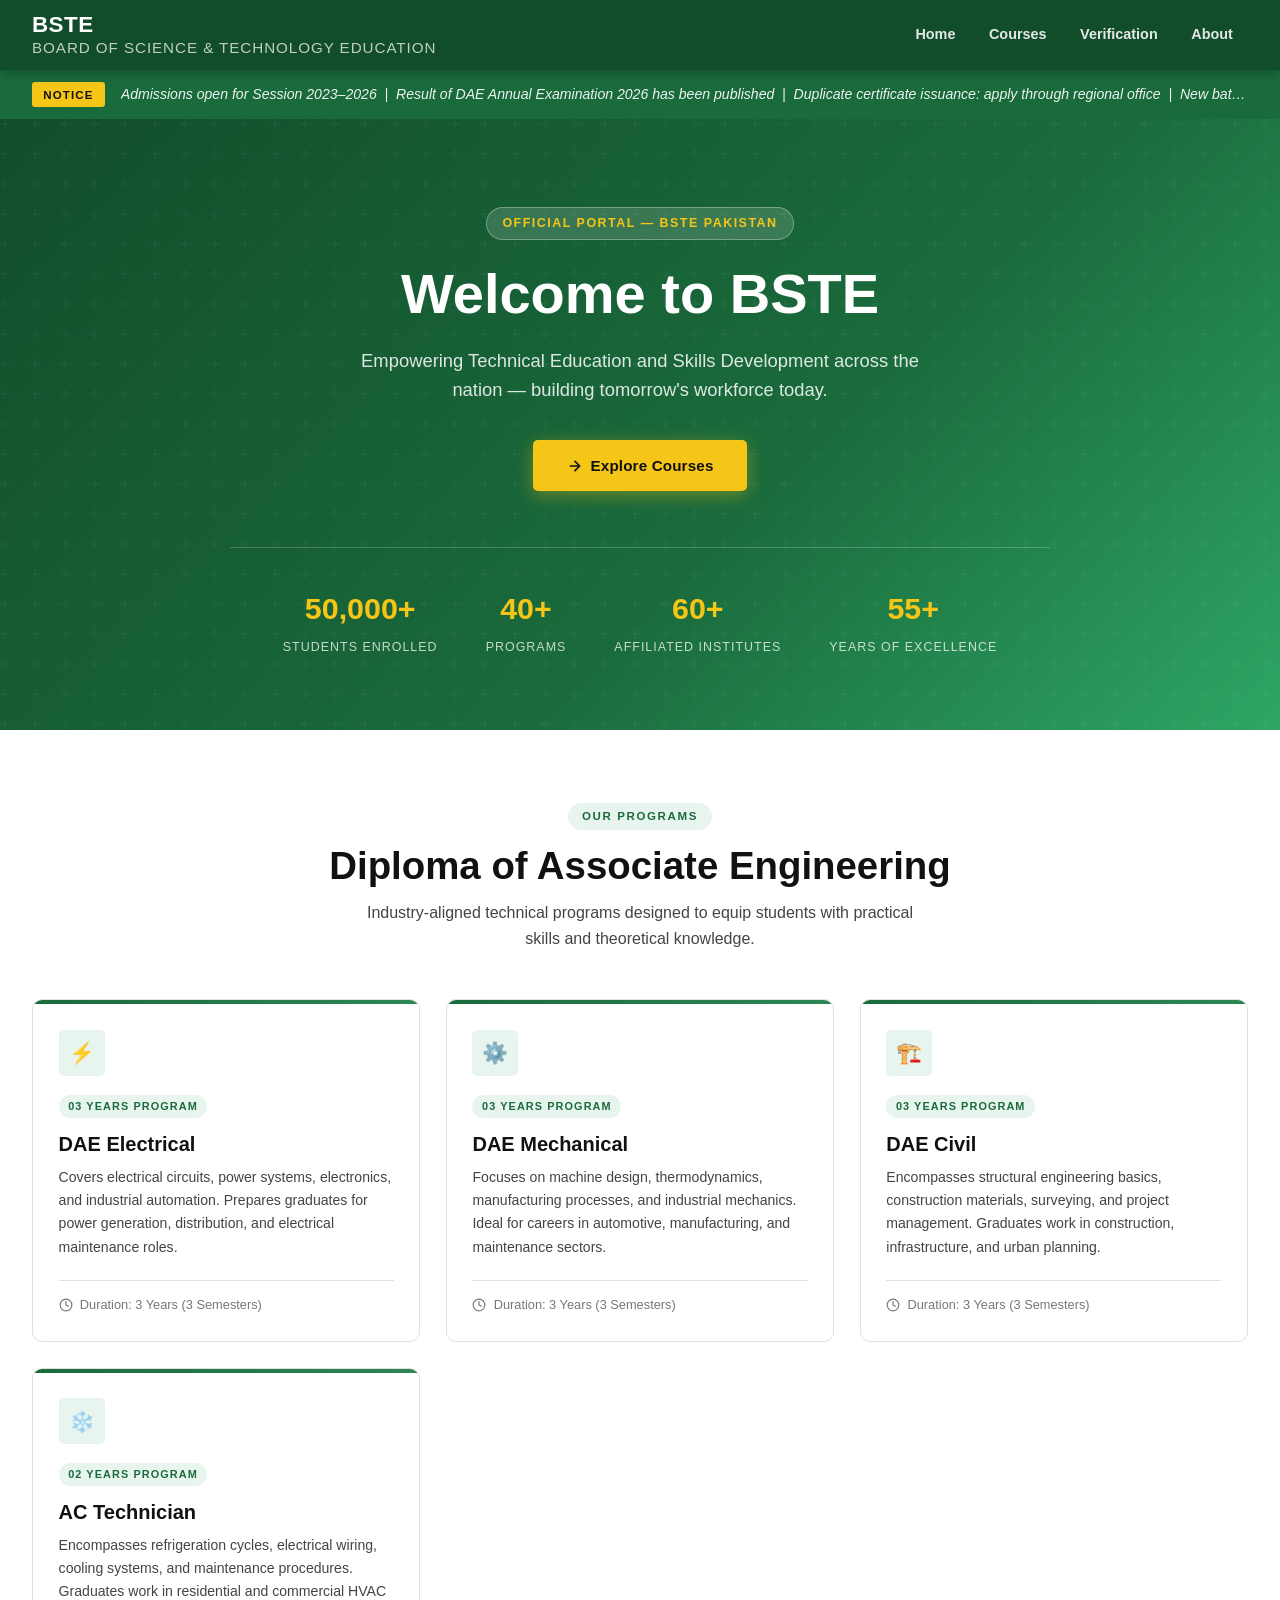
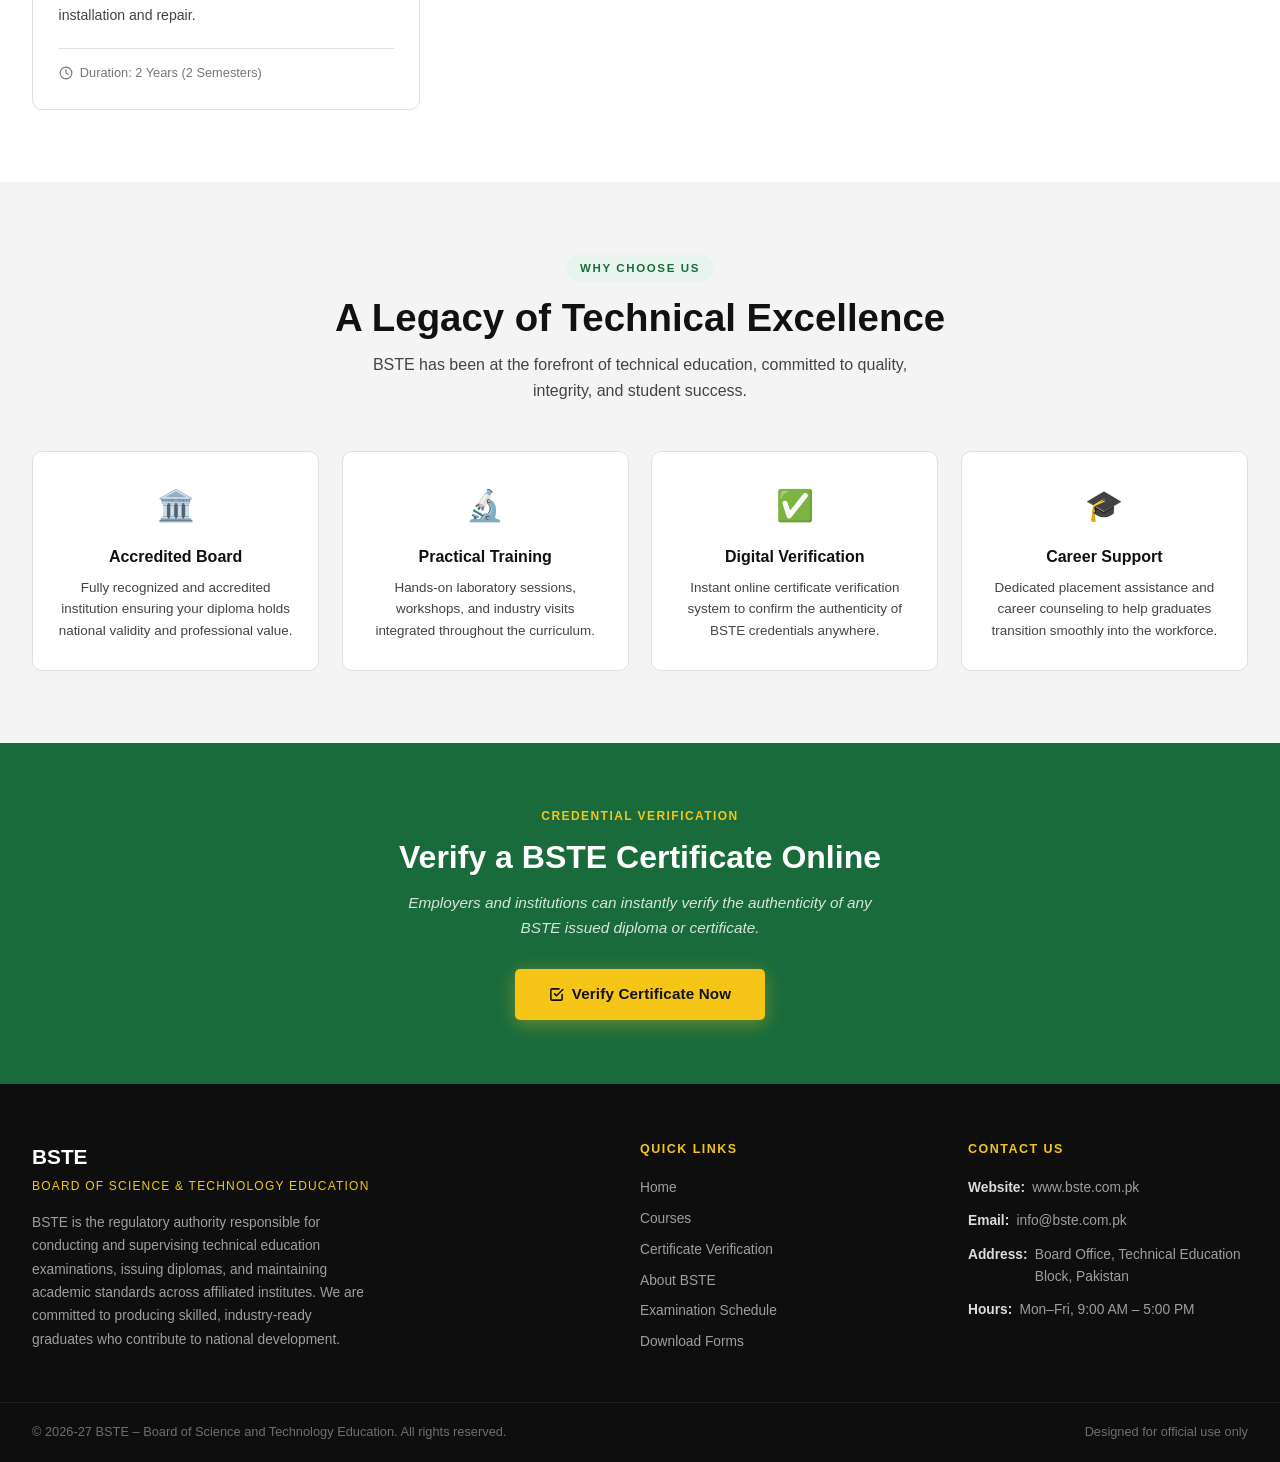
<file: index.html>
<!DOCTYPE html>
<html lang="en">
<head>
  <meta charset="UTF-8" />
  <meta name="viewport" content="width=device-width, initial-scale=1.0" />
  <title>BSTE – Board of Science and Technology Education</title>
  <link rel="stylesheet" href="style.css" />
</head>
<body>

  <!-- ========================================================
       HEADER
       ======================================================== -->
  <header class="site-header">
    <div class="header-inner">
      <div class="site-title">
        BSTE
        <span>Board of Science &amp; Technology Education</span>
      </div>
      <nav class="main-nav" aria-label="Main navigation">
        <a href="#home" class="active">Home</a>
        <a href="#courses">Courses</a>
        <a href="verification.html">Verification</a>
        <a href="#about">About</a>
      </nav>
      <button class="hamburger" id="hamburger" aria-label="Toggle menu" aria-expanded="false">
        <span></span><span></span><span></span>
      </button>
    </div>
    <nav class="mobile-nav" id="mobileNav" aria-label="Mobile navigation">
      <a href="#home">Home</a>
      <a href="#courses">Courses</a>
      <a href="verification.html">Verification</a>
      <a href="#about">About</a>
    </nav>
  </header>

  <!-- ========================================================
       ANNOUNCEMENT BAND
       ======================================================== -->
  <div class="notice-band" role="note">
    <div class="notice-inner">
      <span class="notice-tag">Notice</span>
      <p class="notice-text">
        Admissions open for Session 2023–2026 &nbsp;|&nbsp;
        Result of DAE Annual Examination 2026 has been published &nbsp;|&nbsp;
        Duplicate certificate issuance: apply through regional office &nbsp;|&nbsp;
        New batch commencement: August 1, 2026
      </p>
    </div>
  </div>

  <!-- ========================================================
       HERO SECTION
       ======================================================== -->
  <section class="hero" id="home">
    <div class="hero-content">
      <span class="hero-badge">Official Portal — BSTE Pakistan</span>
      <h1>Welcome to BSTE</h1>
      <p>Empowering Technical Education and Skills Development across the nation — building tomorrow's workforce today.</p>
      <a href="#courses" class="btn btn-primary">
        <svg width="16" height="16" viewBox="0 0 24 24" fill="none" stroke="currentColor" stroke-width="2.5" stroke-linecap="round" stroke-linejoin="round"><path d="M5 12h14M12 5l7 7-7 7"/></svg>
        Explore Courses
      </a>
      <div class="hero-stats">
        <div class="stat-item"><strong>50,000+</strong><span>Students Enrolled</span></div>
        <div class="stat-item"><strong>40+</strong><span>Programs</span></div>
        <div class="stat-item"><strong>60+</strong><span>Affiliated Institutes</span></div>
        <div class="stat-item"><strong>55+</strong><span>Years of Excellence</span></div>
      </div>
    </div>
  </section>

  <!-- ========================================================
       COURSES SECTION
       ======================================================== -->
  <section class="section" id="courses">
    <div class="container">
      <div class="section-header">
        <span class="section-label">Our Programs</span>
        <h2>Diploma of Associate Engineering</h2>
        <p>Industry-aligned technical programs designed to equip students with practical skills and theoretical knowledge.</p>
      </div>
      <div class="courses-grid">

        <article class="course-card">
          <div class="card-accent"></div>
          <div class="card-body">
            <div class="card-icon">⚡</div>
            <span class="card-tag">03 Years Program</span>
            <h3>DAE Electrical</h3>
            <p>Covers electrical circuits, power systems, electronics, and industrial automation. Prepares graduates for power generation, distribution, and electrical maintenance roles.</p>
            <div class="card-meta">
              <svg width="14" height="14" viewBox="0 0 24 24" fill="none" stroke="currentColor" stroke-width="2" stroke-linecap="round" stroke-linejoin="round"><circle cx="12" cy="12" r="10"/><polyline points="12 6 12 12 16 14"/></svg>
              Duration: 3 Years (3 Semesters)
            </div>
          </div>
        </article>

        <article class="course-card">
          <div class="card-accent"></div>
          <div class="card-body">
            <div class="card-icon">⚙️</div>
            <span class="card-tag">03 Years Program</span>
            <h3>DAE Mechanical</h3>
            <p>Focuses on machine design, thermodynamics, manufacturing processes, and industrial mechanics. Ideal for careers in automotive, manufacturing, and maintenance sectors.</p>
            <div class="card-meta">
              <svg width="14" height="14" viewBox="0 0 24 24" fill="none" stroke="currentColor" stroke-width="2" stroke-linecap="round" stroke-linejoin="round"><circle cx="12" cy="12" r="10"/><polyline points="12 6 12 12 16 14"/></svg>
              Duration: 3 Years (3 Semesters)
            </div>
          </div>
        </article>

        <article class="course-card">
          <div class="card-accent"></div>
          <div class="card-body">
            <div class="card-icon">🏗️</div>
            <span class="card-tag">03 Years Program</span>
            <h3>DAE Civil</h3>
            <p>Encompasses structural engineering basics, construction materials, surveying, and project management. Graduates work in construction, infrastructure, and urban planning.</p>
            <div class="card-meta">
              <svg width="14" height="14" viewBox="0 0 24 24" fill="none" stroke="currentColor" stroke-width="2" stroke-linecap="round" stroke-linejoin="round"><circle cx="12" cy="12" r="10"/><polyline points="12 6 12 12 16 14"/></svg>
              Duration: 3 Years (3 Semesters)
            </div>
          </div>
        </article>
        
        <article class="course-card">
          <div class="card-accent"></div>
          <div class="card-body">
            <div class="card-icon">❄️</div>
            <span class="card-tag">02 Years Program</span>
            <h3>AC Technician</h3>
            <p>Encompasses refrigeration cycles, electrical wiring, cooling systems, and maintenance procedures. Graduates work in residential and commercial HVAC installation and repair.
            </p>
            <div class="card-meta">
              <svg width="14" height="14" viewBox="0 0 24 24" fill="none" stroke="currentColor" stroke-width="2" stroke-linecap="round" stroke-linejoin="round"><circle cx="12" cy="12" r="10"/><polyline points="12 6 12 12 16 14"/></svg>
              Duration: 2 Years (2 Semesters)
            </div>
          </div>
        </article>

      </div>
    </div>
  </section>

  <!-- ========================================================
       WHY BSTE
       ======================================================== -->
  <section class="section section-alt">
    <div class="container">
      <div class="section-header">
        <span class="section-label">Why Choose Us</span>
        <h2>A Legacy of Technical Excellence</h2>
        <p>BSTE has been at the forefront of technical education, committed to quality, integrity, and student success.</p>
      </div>
      <div class="features-grid">
        <div class="feature-item">
          <span class="feature-icon">🏛️</span>
          <h4>Accredited Board</h4>
          <p>Fully recognized and accredited institution ensuring your diploma holds national validity and professional value.</p>
        </div>
        <div class="feature-item">
          <span class="feature-icon">🔬</span>
          <h4>Practical Training</h4>
          <p>Hands-on laboratory sessions, workshops, and industry visits integrated throughout the curriculum.</p>
        </div>
        <div class="feature-item">
          <span class="feature-icon">✅</span>
          <h4>Digital Verification</h4>
          <p>Instant online certificate verification system to confirm the authenticity of BSTE credentials anywhere.</p>
        </div>
        <div class="feature-item">
          <span class="feature-icon">🎓</span>
          <h4>Career Support</h4>
          <p>Dedicated placement assistance and career counseling to help graduates transition smoothly into the workforce.</p>
        </div>
      </div>
    </div>
  </section>

  <!-- ========================================================
       VERIFICATION CTA
       ======================================================== -->
  <section class="section" style="background: var(--green); text-align: center; padding: 4rem 2rem;">
    <div class="container">
      <p style="font-size:.75rem; letter-spacing:.12em; text-transform:uppercase; color:var(--yellow); font-weight:bold; margin-bottom:.65rem;">Credential Verification</p>
      <h2 style="font-family:var(--font-display); font-size:clamp(1.4rem,3vw,2rem); font-weight:bold; color:var(--white); margin-bottom:.9rem; line-height:1.25;">Verify a BSTE Certificate Online</h2>
      <p style="color:rgba(255,255,255,.82); max-width:500px; margin:0 auto 1.8rem; font-size:.96rem; font-style:italic;">Employers and institutions can instantly verify the authenticity of any BSTE issued diploma or certificate.</p>
      <a href="verification.html" class="btn btn-primary">
        <svg width="15" height="15" viewBox="0 0 24 24" fill="none" stroke="currentColor" stroke-width="2.5" stroke-linecap="round" stroke-linejoin="round"><path d="M9 11l3 3L22 4"/><path d="M21 12v7a2 2 0 01-2 2H5a2 2 0 01-2-2V5a2 2 0 012-2h11"/></svg>
        Verify Certificate Now
      </a>
    </div>
  </section>

  <!-- ========================================================
       FOOTER / ABOUT
       ======================================================== -->
  <footer class="site-footer" id="about">
    <div class="footer-top">
      <div class="footer-brand">
        <h3>BSTE</h3>
        <p class="tagline">Board of Science &amp; Technology Education</p>
        <p>BSTE is the regulatory authority responsible for conducting and supervising technical education examinations, issuing diplomas, and maintaining academic standards across affiliated institutes. We are committed to producing skilled, industry-ready graduates who contribute to national development.</p>
      </div>
      <div class="footer-col">
        <h4>Quick Links</h4>
        <ul>
          <li><a href="#home">Home</a></li>
          <li><a href="#courses">Courses</a></li>
          <li><a href="verification.html">Certificate Verification</a></li>
          <li><a href="#about">About BSTE</a></li>
          <li><a href="#">Examination Schedule</a></li>
          <li><a href="#">Download Forms</a></li>
        </ul>
      </div>
      <div class="footer-col">
        <h4>Contact Us</h4>
        <div class="contact-line"><strong>Website:</strong> www.bste.com.pk</div>
        <div class="contact-line"><strong>Email:</strong> info@bste.com.pk</div>
        <div class="contact-line"><strong>Address:</strong> Board Office, Technical Education Block, Pakistan</div>
        <div class="contact-line"><strong>Hours:</strong> Mon–Fri, 9:00 AM – 5:00 PM</div>
      </div>
    </div>
    <div class="footer-bottom">
      <p>&copy; 2026-27 BSTE – Board of Science and Technology Education. All rights reserved.</p>
      <span>Designed for official use only</span>
    </div>
  </footer>

  <!-- ========================================================
       JAVASCRIPT
       ======================================================== -->
  <script>
    const hamburger = document.getElementById('hamburger');
    const mobileNav = document.getElementById('mobileNav');
    hamburger.addEventListener('click', () => {
      const isOpen = mobileNav.classList.toggle('open');
      hamburger.classList.toggle('open', isOpen);
      hamburger.setAttribute('aria-expanded', isOpen);
    });
    mobileNav.querySelectorAll('a').forEach(a => {
      a.addEventListener('click', () => {
        mobileNav.classList.remove('open');
        hamburger.classList.remove('open');
        hamburger.setAttribute('aria-expanded', 'false');
      });
    });
    const sections = document.querySelectorAll('[id]');
    const navLinks = document.querySelectorAll('.main-nav a[href^="#"]');
    window.addEventListener('scroll', () => {
      let cur = '';
      sections.forEach(s => { if (window.scrollY >= s.offsetTop - 100) cur = s.id; });
      navLinks.forEach(l => {
        l.classList.toggle('active', l.getAttribute('href') === '#' + cur);
      });
    });
  </script>

</body>
</html>
</file>
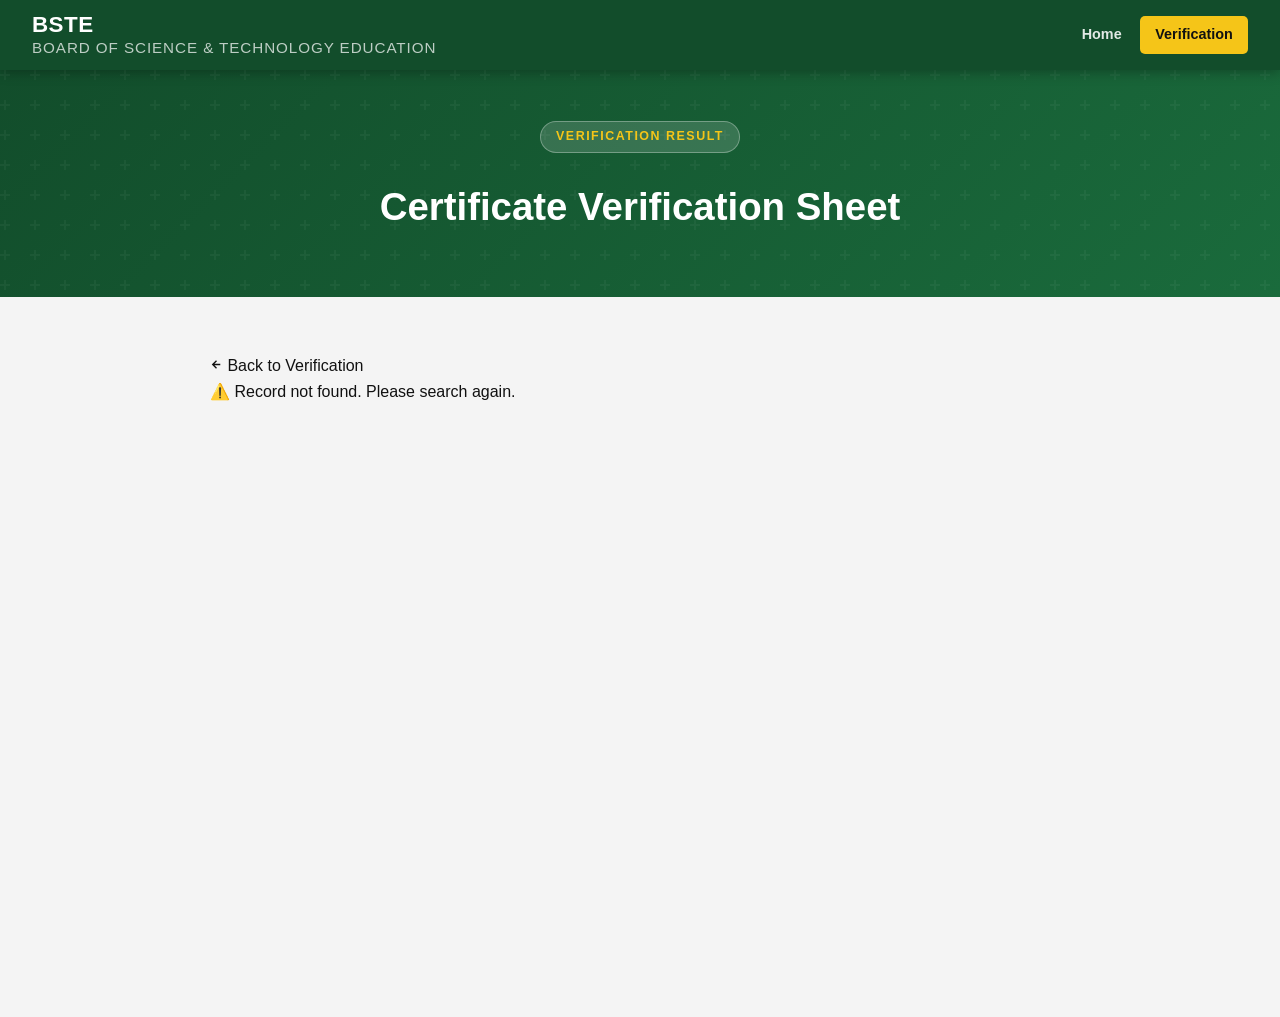
<file: result.html>
<!DOCTYPE html>
<html lang="en">
<head>
  <meta charset="UTF-8" />
  <meta name="viewport" content="width=device-width, initial-scale=1.0" />
  <title>Verification Result – BSTE</title>
  <link rel="stylesheet" href="style.css" />
  <style>
    /* Professional Marks Styling */
    .marks-grid-v2 {
      display: grid;
      grid-template-columns: repeat(auto-fit, minmax(140px, 1fr));
      gap: 15px;
      margin-top: 15px;
    }

    .mark-card {
      background: var(--green-light); /* Light background for contrast */
      border: 1px solid var(--green-mid);
      border-radius: 8px;
      padding: 15px;
      text-align: center;
      transition: transform 0.2s;
    }

    .mark-card:hover {
      transform: translateY(-3px);
      box-shadow: var(--shadow-sm);
    }

    .mark-card label {
      display: block;
      font-size: 0.75rem;
      color: var(--green-dark);
      text-transform: uppercase;
      font-weight: bold;
      margin-bottom: 5px;
      letter-spacing: 0.5px;
    }

    .mark-card span {
      display: block;
      font-size: 1.25rem;
      font-weight: 800;
      color: var(--black);
    }

    /* Highlight Grade */
    .mark-card.grade-highlight {
      background: var(--yellow-light);
      border-color: var(--yellow);
    }
    .mark-card.grade-highlight span {
      color: var(--green-dark);
      font-size: 1.5rem;
    }

    .marks-title-v2 {
      border-left: 4px solid var(--green);
      padding-left: 10px;
      margin: 25px 0 15px 0;
      font-weight: bold;
      color: var(--green-dark);
    }
  </style>
</head>
<body>

  <header class="site-header">
    <div class="header-inner">
      <div class="site-title">BSTE <span>Board of Science &amp; Technology Education</span></div>
      <nav class="main-nav">
        <a href="index.html">Home</a>
        <a href="verification.html" class="active">Verification</a>
      </nav>
    </div>
  </header>

  <section class="page-hero">
    <div class="page-hero-content">
      <span class="hero-badge">Verification Result</span>
      <h1>Certificate Verification Sheet</h1>
    </div>
  </section>

  <section class="result-section">
    <div class="result-container">
      <a href="verification.html" class="back-link">
        <svg width="13" height="13" viewBox="0 0 24 24" fill="none" stroke="currentColor" stroke-width="2.5"><path d="M19 12H5M12 19l-7-7 7-7"/></svg>
        Back to Verification
      </a>

      <div id="invalidMsg" style="display:none;" class="error-msg-box">
        ⚠️ Record not found. Please <a href="verification.html">search again</a>.
      </div>

      <div class="result-card" id="resultCard" style="display:none;">
        <div class="result-header">
          <div class="result-header-title">
            <h2>BSTE – Official Verification Record</h2>
            <span>Document ID: <strong id="docId" style="color:var(--yellow)"></strong></span>
          </div>
          <span class="verified-badge">
            <svg width="14" height="14" viewBox="0 0 24 24" fill="none" stroke="currentColor" stroke-width="3" style="margin-right:4px"><polyline points="20 6 9 17 4 12"/></svg>
            Verified
          </span>
        </div>

        <div class="result-body">
          <p class="marks-title-v2">Student Profile</p>
          <div class="info-grid">
            <div class="info-cell"><label>Student Name</label><span id="studentName"></span></div>
            <div class="info-cell"><label>Roll Number</label><span id="rollNo"></span></div>
            <div class="info-cell"><label>Father's Name</label><span id="fatherName"></span></div>
            <div class="info-cell"><label>Session</label><span id="session"></span></div>
            <div class="info-cell"><label>Registration No.</label><span id="regNo"></span></div>
            <div class="info-cell"><label>Field of Study</label><span id="field"></span></div>
          </div>

          <p class="marks-title-v2">Academic Performance Summary</p>
          <div class="marks-grid-v2">
            <div class="mark-card">
              <label>Total Marks</label>
              <span id="totalMarks"></span>
            </div>
            <div class="mark-card">
              <label>Obtained</label>
              <span id="obtained"></span>
            </div>
            <div class="mark-card">
              <label>Percentage</label>
              <span id="percentage"></span>
            </div>
            <div class="mark-card grade-highlight">
              <label>Final Grade</label>
              <span id="grade"></span>
            </div>
          </div>
        </div>

        <div class="result-footer" style="padding: 2.5rem 2rem; text-align: center; border-top: 1px solid #eee; background: #fafafa;">
            <p style="font-size: 0.85rem; color: #666; margin-bottom: 1.2rem;">The record above matches the BSTE central database. You can download the official digital certificate below:</p>
            <a id="pdfDownloadBtn" href="#" download class="btn btn-secondary" style="display: inline-flex; align-items: center; gap: 0.6rem; text-decoration: none; padding: 12px 25px; border-radius: 50px; font-weight: bold; box-shadow: 0 4px 12px rgba(26, 107, 60, 0.2);">
                <svg width="20" height="20" viewBox="0 0 24 24" fill="none" stroke="currentColor" stroke-width="2.5" stroke-linecap="round" stroke-linejoin="round"><path d="M21 15v4a2 2 0 0 1-2 2H5a2 2 0 0 1-2-2v-4"/><polyline points="7 10 12 15 17 10"/><line x1="12" y1="15" x2="12" y2="3"/></svg>
                Download Certificate PDF
            </a>
        </div>
      </div>
    </div>
  </section>

  <script>
    const STUDENTS = {
      '90625_2025': { name: 'Muhammad Ali Khan', fatherName: 'Abdul Rehman', rollNo: '90625', session: '2022-25', regNo: 'BSTE-EL-892', field: 'DAE Electrical', totalMarks: '3000', obtained: '2456', percentage: '81%', grade: 'A', docId: 'BSTE-2025-90625' },
      '90626_2024': { name: 'Zaid Ahmed', fatherName: 'Ahmed Raza', rollNo: '90626', session: '2021-24', regNo: 'BSTE-ME-456', field: 'DAE Mechanical', totalMarks: '3000', obtained: '2100', percentage: '70%', grade: 'B', docId: 'BSTE-2024-90626' },
      '90627_2023': { name: 'Usman Ghani', fatherName: 'Ghulam Nabi', rollNo: '90627', session: '2020-23', regNo: 'BSTE-CV-112', field: 'DAE Civil', totalMarks: '3000', obtained: '2580', percentage: '86%', grade: 'A-1', docId: 'BSTE-2023-90627' },
      '90628_2025': { name: 'Hamza Yusuf', fatherName: 'Yusuf Khan', rollNo: '90628', session: '2022-25', regNo: 'BSTE-EL-893', field: 'DAE Electrical', totalMarks: '3000', obtained: '2300', percentage: '76%', grade: 'B', docId: 'BSTE-2025-90628' },
      '90629_2024': { name: 'Bilal Hassan', fatherName: 'Hassan Mehmood', rollNo: '90629', session: '2021-24', regNo: 'BSTE-ME-457', field: 'DAE Mechanical', totalMarks: '3000', obtained: '2700', percentage: '90%', grade: 'A-1', docId: 'BSTE-2024-90629' },
      '90630_2023': { name: 'Omar Farooq', fatherName: 'Farooq Ahmed', rollNo: '90630', session: '2020-23', regNo: 'BSTE-CV-113', field: 'DAE Civil', totalMarks: '3000', obtained: '2250', percentage: '75%', grade: 'B', docId: 'BSTE-2023-90630' },
      '90631_2025': { name: 'Abubakar Siddiq', fatherName: 'Siddiq Jan', rollNo: '90631', session: '2022-25', regNo: 'BSTE-EL-894', field: 'DAE Electrical', totalMarks: '3000', obtained: '2400', percentage: '80%', grade: 'A', docId: 'BSTE-2025-90631' },
      '90632_2024': { name: 'Talha Junaid', fatherName: 'Junaid Khan', rollNo: '90632', session: '2021-24', regNo: 'BSTE-ME-458', field: 'DAE Mechanical', totalMarks: '3000', obtained: '2150', percentage: '71%', grade: 'B', docId: 'BSTE-2024-90632' },
      '90633_2023': { name: 'Saad Bin Moazzam', fatherName: 'Moazzam Ali', rollNo: '90633', session: '2020-23', regNo: 'BSTE-CV-114', field: 'DAE Civil', totalMarks: '3000', obtained: '2610', percentage: '87%', grade: 'A-1', docId: 'BSTE-2023-90633' },
      '90634_2025': { name: 'Mustafa Kamal', fatherName: 'Kamal Pasha', rollNo: '90634', session: '2022-25', regNo: 'BSTE-EL-895', field: 'DAE Electrical', totalMarks: '3000', obtained: '2520', percentage: '84%', grade: 'A', docId: 'BSTE-2025-90634' }
    };

    const params = new URLSearchParams(window.location.search);
    const roll = params.get('roll');
    const year = params.get('year');
    const key = roll + '_' + year;

    if (STUDENTS[key]) {
      const s = STUDENTS[key];
      document.getElementById('resultCard').style.display = 'block';
      document.getElementById('studentName').textContent = s.name;
      document.getElementById('rollNo').textContent = s.rollNo;
      document.getElementById('fatherName').textContent = s.fatherName;
      document.getElementById('session').textContent = s.session;
      document.getElementById('regNo').textContent = s.regNo;
      document.getElementById('field').textContent = s.field;
      document.getElementById('totalMarks').textContent = s.totalMarks;
      document.getElementById('obtained').textContent = s.obtained;
      document.getElementById('percentage').textContent = s.percentage;
      document.getElementById('grade').textContent = s.grade;
      document.getElementById('docId').textContent = s.docId;

      const pdfPath = 'Students/Pdf/Stu' + s.rollNo + '.pdf';
      const dlBtn = document.getElementById('pdfDownloadBtn');
      dlBtn.href = pdfPath;
      dlBtn.setAttribute('download', 'BSTE_Certificate_' + s.rollNo + '.pdf');
    } else {
      document.getElementById('invalidMsg').style.display = 'block';
    }
  </script>
</body>
</html>
</file>
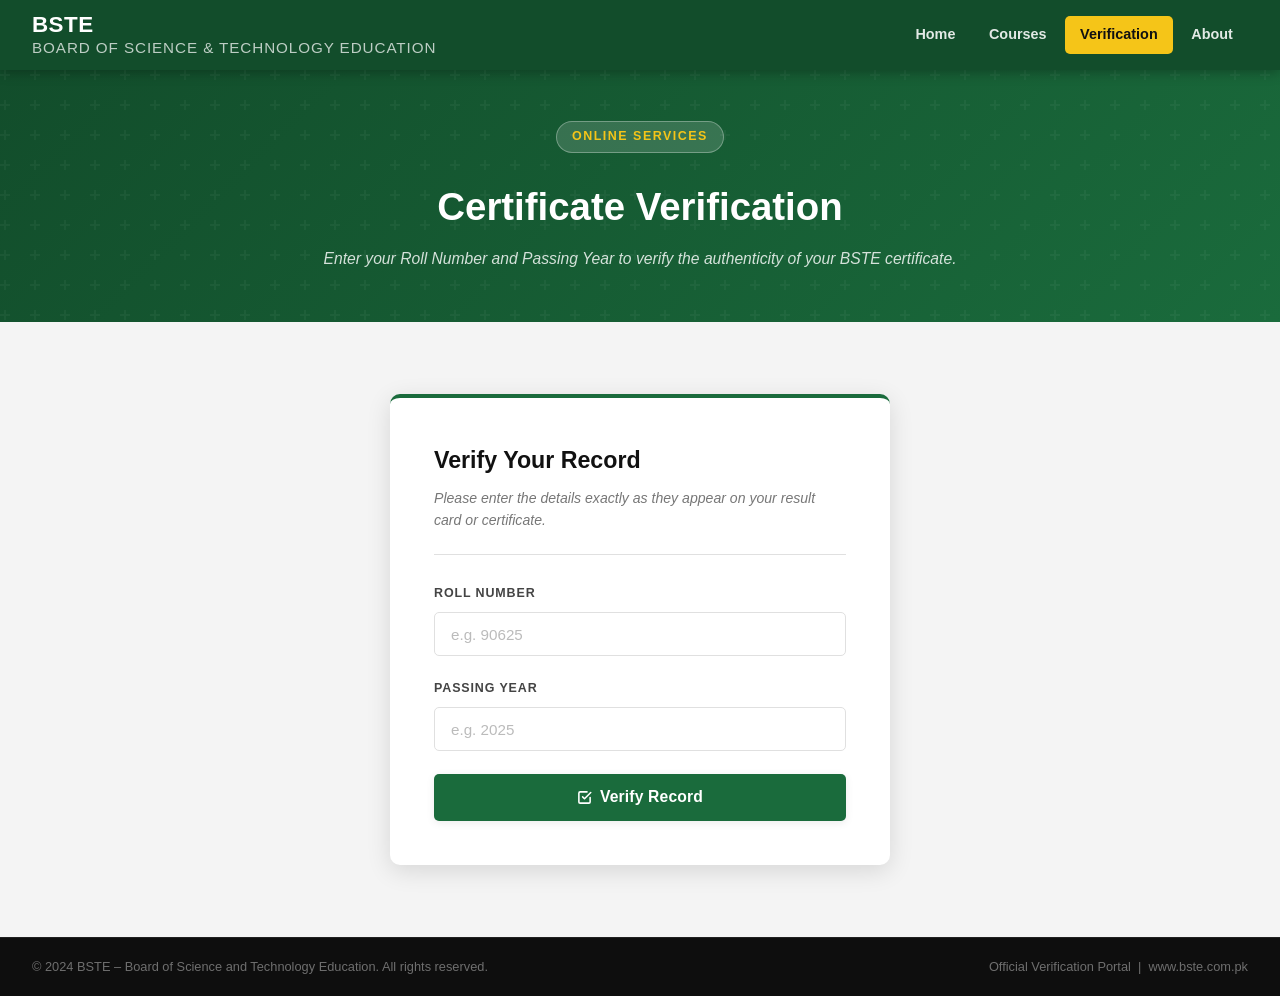
<file: verification.html>
<!DOCTYPE html>
<html lang="en">
<head>
  <meta charset="UTF-8" />
  <meta name="viewport" content="width=device-width, initial-scale=1.0" />
  <title>Certificate Verification – BSTE</title>
  <link rel="stylesheet" href="style.css" />
</head>
<body>

  <header class="site-header">
    <div class="header-inner">
      <div class="site-title">
        BSTE
        <span>Board of Science &amp; Technology Education</span>
      </div>
      <nav class="main-nav" aria-label="Main navigation">
        <a href="index.html">Home</a>
        <a href="index.html#courses">Courses</a>
        <a href="verification.html" class="active">Verification</a>
        <a href="index.html#about">About</a>
      </nav>
      <button class="hamburger" id="hamburger" aria-label="Toggle menu" aria-expanded="false">
        <span></span><span></span><span></span>
      </button>
    </div>
    <nav class="mobile-nav" id="mobileNav">
      <a href="index.html">Home</a>
      <a href="index.html#courses">Courses</a>
      <a href="verification.html">Verification</a>
      <a href="index.html#about">About</a>
    </nav>
  </header>

  <section class="page-hero">
    <div class="page-hero-content">
      <span class="hero-badge">Online Services</span>
      <h1>Certificate Verification</h1>
      <p>Enter your Roll Number and Passing Year to verify the authenticity of your BSTE certificate.</p>
    </div>
  </section>

  <section class="verify-section">
    <div class="verify-card">
      <h2>Verify Your Record</h2>
      <p>Please enter the details exactly as they appear on your result card or certificate.</p>

      <div class="form-group">
        <label for="rollNo">Roll Number</label>
        <input type="text" id="rollNo" placeholder="e.g. 90625" autocomplete="off" inputmode="numeric" />
      </div>

      <div class="form-group">
        <label for="passingYear">Passing Year</label>
        <input type="text" id="passingYear" placeholder="e.g. 2025" autocomplete="off" inputmode="numeric" maxlength="4" />
      </div>

      <button class="btn btn-secondary btn-full" onclick="verifyRecord()">
        <svg width="15" height="15" viewBox="0 0 24 24" fill="none" stroke="currentColor" stroke-width="2.5" stroke-linecap="round" stroke-linejoin="round">
          <path d="M9 11l3 3L22 4"/><path d="M21 12v7a2 2 0 01-2 2H5a2 2 0 01-2-2V5a2 2 0 012-2h11"/>
        </svg>
        Verify Record
      </button>

      <div class="error-msg" id="errorMsg" role="alert">
        <svg width="15" height="15" viewBox="0 0 24 24" fill="none" stroke="currentColor" stroke-width="2.5" stroke-linecap="round" stroke-linejoin="round">
          <circle cx="12" cy="12" r="10"/><line x1="15" y1="9" x2="9" y2="15"/><line x1="9" y1="9" x2="15" y2="15"/>
        </svg>
        <span id="errorText"></span>
      </div>
    </div>
  </section>

  <footer class="site-footer">
    <div class="footer-bottom" style="max-width:1280px;margin:0 auto;padding:1.2rem 2rem;">
      <p>&copy; 2024 BSTE – Board of Science and Technology Education. All rights reserved.</p>
      <span>Official Verification Portal &nbsp;|&nbsp; www.bste.com.pk</span>
    </div>
  </footer>

  <script>
    // Database sync with Result.html (10 Students Demo)
    const STUDENTS = {
      '90625_2025': true,
      '90626_2024': true,
      '90627_2023': true,
      '90628_2025': true,
      '90629_2024': true,
      '90630_2023': true,
      '90631_2025': true,
      '90632_2024': true,
      '90633_2023': true,
      '90634_2025': true
    };

    const hamburger = document.getElementById('hamburger');
    const mobileNav = document.getElementById('mobileNav');
    hamburger.addEventListener('click', () => {
      const isOpen = mobileNav.classList.toggle('open');
      hamburger.classList.toggle('open', isOpen);
      hamburger.setAttribute('aria-expanded', isOpen);
    });

    function verifyRecord() {
      const rollNo      = document.getElementById('rollNo').value.trim();
      const passingYear = document.getElementById('passingYear').value.trim();
      const errorMsg    = document.getElementById('errorMsg');
      const errorText   = document.getElementById('errorText');

      errorMsg.classList.remove('show');

      if (!rollNo || !passingYear) {
        errorText.textContent = 'Please fill in both Roll Number and Passing Year.';
        errorMsg.classList.add('show');
        return;
      }

      const key = rollNo + '_' + passingYear;
      if (STUDENTS[key]) {
        window.location.href = 'result.html?roll=' + encodeURIComponent(rollNo) + '&year=' + encodeURIComponent(passingYear);
      } else {
        errorText.textContent = 'Record not found. Please verify the Roll Number and Passing Year.';
        errorMsg.classList.add('show');
      }
    }

    document.addEventListener('keydown', (e) => { if (e.key === 'Enter') verifyRecord(); });
  </script>
</body>
</html>
</file>
<file: style.css>
/* ============================================================
   BSTE – Board of Science and Technology Education
   Global Stylesheet — Professional Edition
   ============================================================ */

/* ---- CSS Variables ---- */
:root {
  --green:        #1a6b3c;
  --green-dark:   #124d2b;
  --green-light:  #e8f5ee;
  --green-mid:    #2d8653;
  --yellow:       #f5c518;
  --yellow-light: #fff9e0;
  --black:        #111111;
  --gray-dark:    #444444;
  --gray:         #777777;
  --gray-light:   #e0e0e0;
  --gray-bg:      #f4f4f4;
  --white:        #ffffff;
  --red:          #c0392b;
  --red-light:    #fff3f3;

  --font-display: 'Calibri', Arial, sans-serif;
  --font-body:    Arial, Calibri, sans-serif;

  --radius:    5px;
  --radius-lg: 10px;
  --shadow-sm: 0 2px 8px rgba(0,0,0,.08);
  --shadow-md: 0 6px 24px rgba(0,0,0,.12);
  --shadow-lg: 0 16px 48px rgba(0,0,0,.16);
  --transition: 0.22s ease;
}

/* ---- Reset ---- */
*, *::before, *::after { box-sizing: border-box; margin: 0; padding: 0; }
html { scroll-behavior: smooth; font-size: 16px; }
body {
  font-family: var(--font-body);
  color: var(--black);
  background: var(--white);
  line-height: 1.6;
  -webkit-font-smoothing: antialiased;
}
img { max-width: 100%; display: block; }
a  { text-decoration: none; color: inherit; }
ul { list-style: none; }

/* ============================================================
   HEADER / NAVBAR
   ============================================================ */
.site-header {
  background: var(--green-dark);
  position: sticky;
  top: 0;
  z-index: 1000;
  box-shadow: 0 2px 12px rgba(0,0,0,.3);
}
.header-inner {
  max-width: 1280px;
  margin: 0 auto;
  padding: 0 2rem;
  display: flex;
  align-items: center;
  justify-content: space-between;
  gap: 2rem;
  height: 70px;
}
.site-title {
  font-family: var(--font-display);
  font-size: clamp(1.1rem, 2.2vw, 1.4rem);
  font-weight: bold;
  color: var(--white);
  letter-spacing: .02em;
  line-height: 1.2;
  flex: 1;
}
.site-title span {
  display: block;
  font-family: var(--font-body);
  font-size: .68em;
  font-weight: normal;
  color: rgba(255,255,255,.72);
  letter-spacing: .06em;
  text-transform: uppercase;
}

/* Nav */
.main-nav { display: flex; align-items: center; gap: .2rem; }
.main-nav a {
  font-family: var(--font-body);
  font-size: .9rem;
  font-weight: bold;
  color: rgba(255,255,255,.88);
  padding: .45rem .95rem;
  border-radius: var(--radius);
  transition: background var(--transition), color var(--transition);
  white-space: nowrap;
}
.main-nav a:hover,
.main-nav a.active {
  background: var(--yellow);
  color: var(--black);
}

/* Hamburger */
.hamburger {
  display: none;
  flex-direction: column;
  gap: 5px;
  cursor: pointer;
  padding: .5rem;
  background: none;
  border: none;
}
.hamburger span {
  display: block;
  width: 24px;
  height: 2px;
  background: var(--white);
  border-radius: 2px;
  transition: transform var(--transition), opacity var(--transition);
}
.hamburger.open span:nth-child(1) { transform: translateY(7px) rotate(45deg); }
.hamburger.open span:nth-child(2) { opacity: 0; }
.hamburger.open span:nth-child(3) { transform: translateY(-7px) rotate(-45deg); }

/* Mobile nav */
.mobile-nav {
  display: none;
  flex-direction: column;
  background: var(--green-dark);
  border-top: 1px solid rgba(255,255,255,.1);
  padding: .75rem 1.5rem 1rem;
  gap: .2rem;
}
.mobile-nav a {
  color: rgba(255,255,255,.88);
  font-size: .95rem;
  font-weight: bold;
  padding: .55rem .75rem;
  border-radius: var(--radius);
  transition: background var(--transition);
}
.mobile-nav a:hover { background: var(--yellow); color: var(--black); }
.mobile-nav.open { display: flex; }

/* ============================================================
   ANNOUNCEMENT BAND
   ============================================================ */
.notice-band {
  background: var(--green);
  color: var(--white);
  padding: .75rem 2rem;
  overflow: hidden;
}
.notice-inner {
  max-width: 1280px;
  margin: 0 auto;
  display: flex;
  align-items: center;
  gap: 1rem;
}
.notice-tag {
  background: var(--yellow);
  color: var(--black);
  font-size: .72rem;
  font-weight: bold;
  letter-spacing: .1em;
  text-transform: uppercase;
  padding: .22rem .7rem;
  border-radius: 3px;
  white-space: nowrap;
  flex-shrink: 0;
}
.notice-text {
  font-size: .88rem;
  font-style: italic;
  opacity: .92;
  overflow: hidden;
  white-space: nowrap;
  text-overflow: ellipsis;
}

/* ============================================================
   HERO SECTION
   ============================================================ */
.hero {
  background: linear-gradient(135deg, var(--green-dark) 0%, var(--green) 60%, #2ea664 100%);
  position: relative;
  overflow: hidden;
  padding: 5.5rem 2rem 4.5rem;
  text-align: center;
}
.hero::before {
  content: '';
  position: absolute;
  inset: 0;
  background: url("data:image/svg+xml,%3Csvg width='60' height='60' viewBox='0 0 60 60' xmlns='http://www.w3.org/2000/svg'%3E%3Cg fill='%23ffffff' fill-opacity='0.03'%3E%3Cpath d='M36 34v-4h-2v4h-4v2h4v4h2v-4h4v-2h-4zm0-30V0h-2v4h-4v2h4v4h2V6h4V4h-4zM6 34v-4H4v4H0v2h4v4h2v-4h4v-2H6zM6 4V0H4v4H0v2h4v4h2V6h4V4H6z'/%3E%3C/g%3E%3C/svg%3E");
}
.hero-content { position: relative; z-index: 1; max-width: 820px; margin: 0 auto; }
.hero-badge {
  display: inline-block;
  background: rgba(255,255,255,.15);
  border: 1px solid rgba(255,255,255,.3);
  color: var(--yellow);
  font-size: .78rem;
  font-weight: bold;
  letter-spacing: .12em;
  text-transform: uppercase;
  padding: .32rem .95rem;
  border-radius: 100px;
  margin-bottom: 1.4rem;
}
.hero h1 {
  font-family: var(--font-display);
  font-size: clamp(2rem, 5vw, 3.5rem);
  font-weight: bold;
  color: var(--white);
  line-height: 1.15;
  margin-bottom: 1.2rem;
}
.hero p {
  font-size: clamp(.95rem, 2vw, 1.15rem);
  color: rgba(255,255,255,.85);
  max-width: 560px;
  margin: 0 auto 2.25rem;
}

/* Buttons */
.btn {
  display: inline-flex;
  align-items: center;
  gap: .5rem;
  font-family: var(--font-body);
  font-size: .95rem;
  font-weight: bold;
  padding: .82rem 2.1rem;
  border-radius: var(--radius);
  border: none;
  cursor: pointer;
  transition: background var(--transition), transform var(--transition), box-shadow var(--transition);
  letter-spacing: .01em;
}
.btn-primary {
  background: var(--yellow);
  color: var(--black);
  box-shadow: 0 4px 18px rgba(245,197,24,.38);
}
.btn-primary:hover {
  background: #e6b800;
  transform: translateY(-2px);
  box-shadow: 0 8px 26px rgba(245,197,24,.48);
}
.btn-secondary {
  background: var(--green);
  color: var(--white);
  box-shadow: var(--shadow-sm);
}
.btn-secondary:hover {
  background: var(--green-dark);
  transform: translateY(-2px);
  box-shadow: var(--shadow-md);
}

/* Stats bar */
.hero-stats {
  display: flex;
  justify-content: center;
  gap: 3rem;
  margin-top: 3.5rem;
  padding-top: 2.25rem;
  border-top: 1px solid rgba(255,255,255,.2);
  flex-wrap: wrap;
}
.stat-item { text-align: center; color: var(--white); }
.stat-item strong {
  display: block;
  font-size: 1.9rem;
  font-family: var(--font-display);
  font-weight: bold;
  color: var(--yellow);
}
.stat-item span {
  font-size: .78rem;
  letter-spacing: .08em;
  text-transform: uppercase;
  opacity: .75;
}

/* ============================================================
   SECTION COMMONS
   ============================================================ */
.section { padding: 4.5rem 2rem; }
.section-alt { background: var(--gray-bg); }
.container { max-width: 1280px; margin: 0 auto; }

.section-header { text-align: center; margin-bottom: 3rem; }
.section-label {
  display: inline-block;
  font-size: .72rem;
  font-weight: bold;
  letter-spacing: .14em;
  text-transform: uppercase;
  color: var(--green);
  background: var(--green-light);
  padding: .28rem .85rem;
  border-radius: 100px;
  margin-bottom: .8rem;
}
.section-header h2 {
  font-family: var(--font-display);
  font-size: clamp(1.6rem, 3.5vw, 2.4rem);
  font-weight: bold;
  color: var(--black);
  line-height: 1.2;
  margin-bottom: .7rem;
}
.section-header p {
  font-size: 1rem;
  color: var(--gray-dark);
  max-width: 560px;
  margin: 0 auto;
}

/* ============================================================
   COURSES SECTION
   ============================================================ */
.courses-grid {
  display: grid;
  grid-template-columns: repeat(3, 1fr);
  gap: 1.6rem;
}
.course-card {
  background: var(--white);
  border: 1px solid var(--gray-light);
  border-radius: var(--radius-lg);
  overflow: hidden;
  transition: transform var(--transition), box-shadow var(--transition), border-color var(--transition);
  cursor: default;
}
.course-card:hover {
  transform: translateY(-5px);
  box-shadow: var(--shadow-md);
  border-color: var(--yellow);
}
.card-accent {
  height: 4px;
  background: linear-gradient(90deg, var(--green), var(--green-mid));
}
.course-card:hover .card-accent {
  background: linear-gradient(90deg, var(--yellow), #e6b800);
}
.card-body { padding: 1.6rem; }
.card-icon {
  width: 46px;
  height: 46px;
  background: var(--green-light);
  border-radius: var(--radius);
  display: flex;
  align-items: center;
  justify-content: center;
  margin-bottom: 1rem;
  font-size: 1.3rem;
  transition: background var(--transition);
}
.course-card:hover .card-icon { background: var(--yellow-light); }
.card-tag {
  display: inline-block;
  font-size: .68rem;
  font-weight: bold;
  letter-spacing: .1em;
  text-transform: uppercase;
  color: var(--green);
  background: var(--green-light);
  padding: .18rem .6rem;
  border-radius: 100px;
  margin-bottom: .8rem;
}
.card-body h3 {
  font-family: var(--font-display);
  font-size: 1.25rem;
  font-weight: bold;
  color: var(--black);
  margin-bottom: .55rem;
  line-height: 1.3;
}
.card-body p {
  font-size: .88rem;
  color: var(--gray-dark);
  line-height: 1.65;
  margin-bottom: 1.3rem;
}
.card-meta {
  display: flex;
  align-items: center;
  gap: .45rem;
  font-size: .8rem;
  color: var(--gray);
  border-top: 1px solid var(--gray-light);
  padding-top: .9rem;
}
.card-meta svg { flex-shrink: 0; }

/* ============================================================
   WHY BSTE SECTION
   ============================================================ */
.features-grid {
  display: grid;
  grid-template-columns: repeat(4, 1fr);
  gap: 1.4rem;
}
.feature-item {
  text-align: center;
  padding: 1.8rem 1.4rem;
  border-radius: var(--radius-lg);
  background: var(--white);
  border: 1px solid var(--gray-light);
  transition: box-shadow var(--transition), border-color var(--transition);
}
.feature-item:hover {
  box-shadow: var(--shadow-sm);
  border-color: rgba(26,107,60,.3);
}
.feature-icon {
  font-size: 1.9rem;
  margin-bottom: .9rem;
  display: block;
}
.feature-item h4 {
  font-family: var(--font-display);
  font-size: 1rem;
  font-weight: bold;
  color: var(--black);
  margin-bottom: .45rem;
}
.feature-item p {
  font-size: .84rem;
  color: var(--gray-dark);
  line-height: 1.6;
}

/* ============================================================
   FOOTER
   ============================================================ */
.site-footer {
  background: #0e0e0e;
  color: rgba(255,255,255,.75);
}
.footer-top {
  max-width: 1280px;
  margin: 0 auto;
  padding: 3.5rem 2rem 2.5rem;
  display: grid;
  grid-template-columns: 2fr 1fr 1fr;
  gap: 3rem;
}
.footer-brand h3 {
  font-family: var(--font-display);
  font-size: 1.3rem;
  font-weight: bold;
  color: var(--white);
  margin-bottom: .2rem;
}
.footer-brand .tagline {
  font-size: .75rem;
  letter-spacing: .1em;
  text-transform: uppercase;
  color: var(--yellow);
  margin-bottom: .9rem;
}
.footer-brand p {
  font-size: .86rem;
  line-height: 1.7;
  color: rgba(255,255,255,.6);
  max-width: 340px;
}
.footer-col h4 {
  font-size: .78rem;
  letter-spacing: .12em;
  text-transform: uppercase;
  color: var(--yellow);
  margin-bottom: 1.1rem;
  font-weight: bold;
}
.footer-col ul li {
  margin-bottom: .55rem;
  font-size: .86rem;
  color: rgba(255,255,255,.6);
}
.footer-col ul li a {
  color: rgba(255,255,255,.6);
  transition: color var(--transition);
}
.footer-col ul li a:hover { color: var(--yellow); }
.contact-line {
  display: flex;
  align-items: flex-start;
  gap: .45rem;
  margin-bottom: .7rem;
  font-size: .86rem;
  color: rgba(255,255,255,.6);
}
.contact-line strong { color: rgba(255,255,255,.85); flex-shrink: 0; }
.footer-bottom {
  border-top: 1px solid rgba(255,255,255,.08);
  padding: 1.2rem 2rem;
  max-width: 1280px;
  margin: 0 auto;
  display: flex;
  align-items: center;
  justify-content: space-between;
  gap: 1rem;
  flex-wrap: wrap;
}
.footer-bottom p { font-size: .8rem; color: rgba(255,255,255,.4); }
.footer-bottom span { font-size: .8rem; color: rgba(255,255,255,.4); }

/* ============================================================
   PAGE HERO (Verification & Result pages)
   ============================================================ */
.page-hero {
  background: linear-gradient(135deg, var(--green-dark), var(--green));
  padding: 3.2rem 2rem;
  text-align: center;
  position: relative;
  overflow: hidden;
}
.page-hero::before {
  content: '';
  position: absolute;
  inset: 0;
  background: url("data:image/svg+xml,%3Csvg width='60' height='60' viewBox='0 0 60 60' xmlns='http://www.w3.org/2000/svg'%3E%3Cg fill='%23ffffff' fill-opacity='0.04'%3E%3Cpath d='M36 34v-4h-2v4h-4v2h4v4h2v-4h4v-2h-4zm0-30V0h-2v4h-4v2h4v4h2V6h4V4h-4zM6 34v-4H4v4H0v2h4v4h2v-4h4v-2H6zM6 4V0H4v4H0v2h4v4h2V6h4V4H6z'/%3E%3C/g%3E%3C/svg%3E");
}
.page-hero-content { position: relative; z-index: 1; }
.page-hero h1 {
  font-family: var(--font-display);
  font-size: clamp(1.5rem, 3.5vw, 2.4rem);
  font-weight: bold;
  color: var(--white);
  margin-bottom: .55rem;
}
.page-hero p {
  color: rgba(255,255,255,.82);
  font-size: .98rem;
  font-style: italic;
}

/* ============================================================
   VERIFICATION PAGE
   ============================================================ */
.verify-section {
  padding: 4.5rem 2rem;
  background: var(--gray-bg);
  min-height: 60vh;
  display: flex;
  align-items: center;
  justify-content: center;
}
.verify-card {
  background: var(--white);
  border-radius: var(--radius-lg);
  box-shadow: var(--shadow-md);
  padding: 2.75rem;
  max-width: 500px;
  width: 100%;
  border-top: 4px solid var(--green);
}
.verify-card h2 {
  font-family: var(--font-display);
  font-size: 1.45rem;
  font-weight: bold;
  color: var(--black);
  margin-bottom: .45rem;
}
.verify-card > p {
  font-size: .88rem;
  color: var(--gray);
  font-style: italic;
  margin-bottom: 1.8rem;
  padding-bottom: 1.4rem;
  border-bottom: 1px solid var(--gray-light);
}
.form-group { margin-bottom: 1.4rem; }
.form-group label {
  display: block;
  font-size: .78rem;
  font-weight: bold;
  letter-spacing: .07em;
  text-transform: uppercase;
  color: var(--gray-dark);
  margin-bottom: .5rem;
}
.form-group input {
  width: 100%;
  padding: .8rem 1rem;
  border: 1.5px solid var(--gray-light);
  border-radius: var(--radius);
  font-family: var(--font-body);
  font-size: .95rem;
  color: var(--black);
  background: var(--white);
  transition: border-color var(--transition), box-shadow var(--transition);
  outline: none;
}
.form-group input:focus {
  border-color: var(--green);
  box-shadow: 0 0 0 3px rgba(26,107,60,.1);
}
.form-group input::placeholder { color: #bbb; }
.btn-full { width: 100%; justify-content: center; padding: .9rem; font-size: .98rem; }
.error-msg {
  display: none;
  background: var(--red-light);
  border: 1px solid #f5c2c2;
  color: var(--red);
  border-radius: var(--radius);
  padding: .8rem 1rem;
  font-size: .86rem;
  font-style: italic;
  margin-top: 1.1rem;
  align-items: center;
  gap: .5rem;
}
.error-msg.show { display: flex; }
.hint-box {
  background: var(--green-light);
  border: 1px solid rgba(26,107,60,.2);
  border-radius: var(--radius);
  padding: .9rem 1rem;
  margin-top: 1.4rem;
  font-size: .8rem;
  font-style: italic;
  color: var(--green-dark);
  line-height: 1.6;
}
.hint-box strong { display: block; margin-bottom: .18rem; font-style: normal; }

/* ============================================================
   RESULT PAGE
   ============================================================ */
.result-section {
  padding: 3.5rem 2rem;
  background: var(--gray-bg);
  min-height: 80vh;
}
.result-container {
  max-width: 860px;
  margin: 0 auto;
}
.result-card {
  background: var(--white);
  border-radius: var(--radius-lg);
  box-shadow: var(--shadow-md);
  overflow: hidden;
}

/* Result header bar */
.result-header {
  background: var(--green-dark);
  padding: 1.6rem 2.25rem;
  display: flex;
  align-items: center;
  justify-content: space-between;
  flex-wrap: wrap;
  gap: 1rem;
}
.result-header-title h2 {
  font-family: var(--font-display);
  font-size: 1.15rem;
  font-weight: bold;
  color: var(--white);
  margin-bottom: .18rem;
}
.result-header-title span {
  font-size: .74rem;
  color: rgba(255,255,255,.62);
  letter-spacing: .06em;
  text-transform: uppercase;
}
.verified-badge {
  display: inline-flex;
  align-items: center;
  gap: .45rem;
  background: #22c55e;
  color: var(--white);
  font-size: .82rem;
  font-weight: bold;
  padding: .45rem 1.15rem;
  border-radius: 100px;
  letter-spacing: .04em;
  box-shadow: 0 4px 14px rgba(34,197,94,.32);
  animation: pulse-badge 2s ease-in-out infinite;
}
@keyframes pulse-badge {
  0%,100% { box-shadow: 0 4px 14px rgba(34,197,94,.32); }
  50%      { box-shadow: 0 4px 22px rgba(34,197,94,.55); }
}

/* Result body */
.result-body { padding: 2.25rem; }

.info-grid {
  display: grid;
  grid-template-columns: 1fr 1fr;
  gap: 0;
  border: 1px solid var(--gray-light);
  border-radius: var(--radius);
  overflow: hidden;
  margin-bottom: 1.8rem;
}
.info-row { display: contents; }
.info-cell {
  padding: .8rem 1.15rem;
  border-bottom: 1px solid var(--gray-light);
  border-right: 1px solid var(--gray-light);
}
.info-cell:nth-child(even) { border-right: none; }
.info-cell:nth-last-child(-n+2) { border-bottom: none; }
.info-cell label {
  display: block;
  font-size: .7rem;
  letter-spacing: .1em;
  text-transform: uppercase;
  color: var(--gray);
  font-weight: bold;
  margin-bottom: .22rem;
}
.info-cell span {
  font-size: .92rem;
  color: var(--black);
  font-weight: bold;
}

/* Marks Grid */
.marks-title {
  font-family: var(--font-display);
  font-size: 1.05rem;
  font-weight: bold;
  color: var(--black);
  margin-bottom: .9rem;
  padding-bottom: .55rem;
  border-bottom: 2px solid var(--green-light);
}
.marks-grid {
  display: grid;
  grid-template-columns: repeat(4, 1fr);
  gap: .9rem;
  margin-bottom: 2.25rem;
}
.marks-cell {
  background: var(--gray-bg);
  border-radius: var(--radius);
  padding: 1.1rem .9rem;
  text-align: center;
  border: 1px solid var(--gray-light);
}
.marks-cell label {
  display: block;
  font-size: .7rem;
  letter-spacing: .1em;
  text-transform: uppercase;
  color: var(--gray);
  font-weight: bold;
  margin-bottom: .35rem;
}
.marks-cell span {
  font-size: 1.35rem;
  font-family: var(--font-display);
  font-weight: bold;
  color: var(--green-dark);
}
.marks-cell.grade span {
  background: var(--green);
  color: var(--white);
  width: 46px;
  height: 46px;
  border-radius: 50%;
  display: flex;
  align-items: center;
  justify-content: center;
  margin: 0 auto;
  font-size: 1.15rem;
}

/* Bottom row: QR + Signature */
.result-bottom {
  display: flex;
  align-items: flex-end;
  justify-content: space-between;
  gap: 2rem;
  padding-top: 1.75rem;
  border-top: 1px solid var(--gray-light);
  flex-wrap: wrap;
}
.qr-section { text-align: center; }
.qr-label {
  font-size: .72rem;
  font-weight: bold;
  letter-spacing: .1em;
  text-transform: uppercase;
  color: var(--green);
  margin-bottom: .55rem;
}
.qr-box {
  width: 92px;
  height: 92px;
  border: 2px solid var(--green-light);
  border-radius: var(--radius);
  overflow: hidden;
  display: flex;
  align-items: center;
  justify-content: center;
  background: var(--white);
}
.qr-box img { width: 100%; height: 100%; object-fit: contain; }
.signature-section { text-align: center; min-width: 190px; }
.sig-line {
  width: 190px;
  height: 1px;
  background: var(--black);
  margin: 0 auto .45rem;
}
.signature-section p {
  font-size: .8rem;
  color: var(--gray-dark);
  font-weight: bold;
  letter-spacing: .03em;
}
.signature-section span {
  font-size: .73rem;
  color: var(--gray);
  display: block;
  margin-top: .18rem;
}

/* PDF Download Section */
.pdf-download-section {
  background: var(--green-light);
  border: 1.5px solid rgba(26,107,60,.25);
  border-radius: var(--radius);
  padding: 1.25rem 1.5rem;
  margin-bottom: 2rem;
  display: flex;
  align-items: center;
  justify-content: space-between;
  gap: 1rem;
  flex-wrap: wrap;
}
.pdf-download-section .pdf-info {
  display: flex;
  align-items: center;
  gap: .75rem;
}
.pdf-icon {
  width: 40px;
  height: 40px;
  background: var(--red);
  border-radius: var(--radius);
  display: flex;
  align-items: center;
  justify-content: center;
  color: var(--white);
  font-size: 1.1rem;
  flex-shrink: 0;
}
.pdf-info-text p {
  font-size: .9rem;
  font-weight: bold;
  color: var(--green-dark);
  margin-bottom: .1rem;
}
.pdf-info-text span {
  font-size: .78rem;
  color: var(--gray);
  font-style: italic;
}
.btn-download {
  background: var(--green);
  color: var(--white);
  font-size: .88rem;
  padding: .6rem 1.4rem;
  border-radius: var(--radius);
  font-weight: bold;
  display: inline-flex;
  align-items: center;
  gap: .45rem;
  cursor: pointer;
  border: none;
  transition: background var(--transition), transform var(--transition);
  text-decoration: none;
}
.btn-download:hover {
  background: var(--green-dark);
  transform: translateY(-1px);
}

/* Result footer bar */
.result-footer-bar {
  background: var(--green-light);
  padding: .8rem 2.25rem;
  display: flex;
  align-items: center;
  justify-content: space-between;
  gap: 1rem;
  flex-wrap: wrap;
}
.result-footer-bar p {
  font-size: .78rem;
  color: var(--green-dark);
  font-weight: bold;
}
.btn-print {
  font-size: .8rem;
  padding: .38rem .95rem;
  font-weight: bold;
}

/* ============================================================
   RESPONSIVE
   ============================================================ */
@media (max-width: 1024px) {
  .courses-grid    { grid-template-columns: repeat(2, 1fr); }
  .features-grid   { grid-template-columns: repeat(2, 1fr); }
  .footer-top      { grid-template-columns: 1fr 1fr; }
  .footer-top .footer-brand { grid-column: 1 / -1; }
  .marks-grid      { grid-template-columns: repeat(2, 1fr); }
}

@media (max-width: 768px) {
  .header-inner  { height: 60px; }
  .main-nav      { display: none; }
  .hamburger     { display: flex; }
  .hero          { padding: 3.5rem 1.5rem 3rem; }
  .hero-stats    { gap: 1.5rem; }
  .stat-item strong { font-size: 1.5rem; }
  .section       { padding: 3rem 1.5rem; }
  .courses-grid  { grid-template-columns: 1fr; }
  .features-grid { grid-template-columns: 1fr 1fr; }
  .footer-top    { grid-template-columns: 1fr; gap: 2rem; padding: 2.5rem 1.5rem 2rem; }
  .result-body   { padding: 1.5rem; }
  .marks-grid    { grid-template-columns: repeat(2, 1fr); }
  .result-header { padding: 1.15rem 1.5rem; }
  .verify-card   { padding: 1.8rem 1.4rem; }
  .pdf-download-section { flex-direction: column; align-items: flex-start; }
}

@media (max-width: 600px) {
  .info-grid       { grid-template-columns: 1fr; }
  .info-cell       { border-right: none !important; }
  .info-cell:nth-last-child(-n+2) { border-bottom: 1px solid var(--gray-light); }
  .info-cell:last-child           { border-bottom: none; }
  .marks-grid      { grid-template-columns: repeat(2, 1fr); }
  .result-bottom   { flex-direction: column; align-items: center; }
  .features-grid   { grid-template-columns: 1fr; }
  .footer-bottom   { flex-direction: column; text-align: center; }
  .notice-text     { display: none; }
  .result-footer-bar { flex-direction: column; align-items: flex-start; }
}

/* ============================================================
   PRINT STYLES (Portrait)
   ============================================================ */
@media print {
  @page {
    size: A4 portrait;
    margin: 15mm 12mm;
  }
  body { font-size: 11pt; }
  .site-header, .site-footer, .btn-print, .page-hero,
  a[href="verification.html"], .result-footer-bar .btn-print,
  .pdf-download-section { display: none !important; }
  .result-section { padding: 0; background: white; }
  .result-card    { box-shadow: none; border: 1px solid #ccc; border-radius: 0; }
  .result-footer-bar {
    background: none;
    border-top: 1px solid #ccc;
    display: block !important;
    padding: 8px 0 0;
  }
  .result-footer-bar p { font-size: 8pt; color: #333; }
  .result-container { max-width: 100%; }
  .marks-grid { grid-template-columns: repeat(4, 1fr); }
}
</file>
